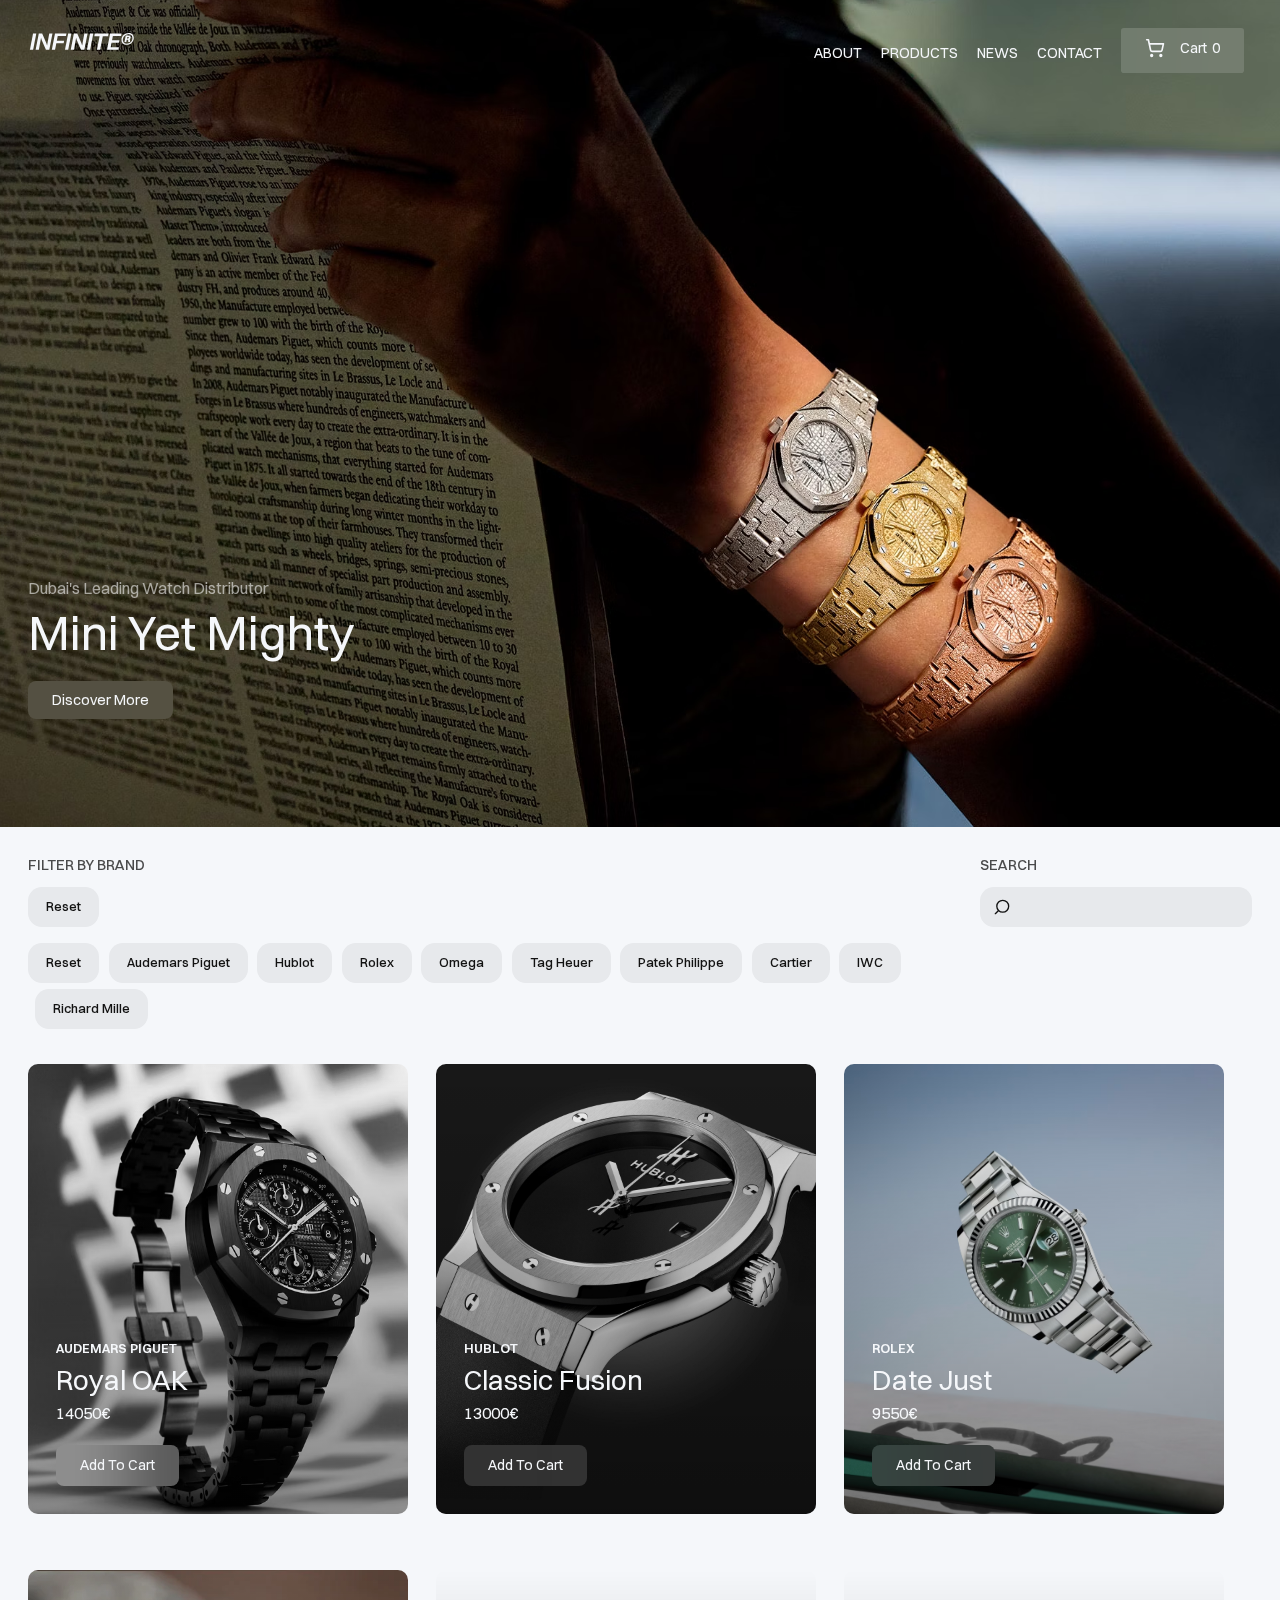
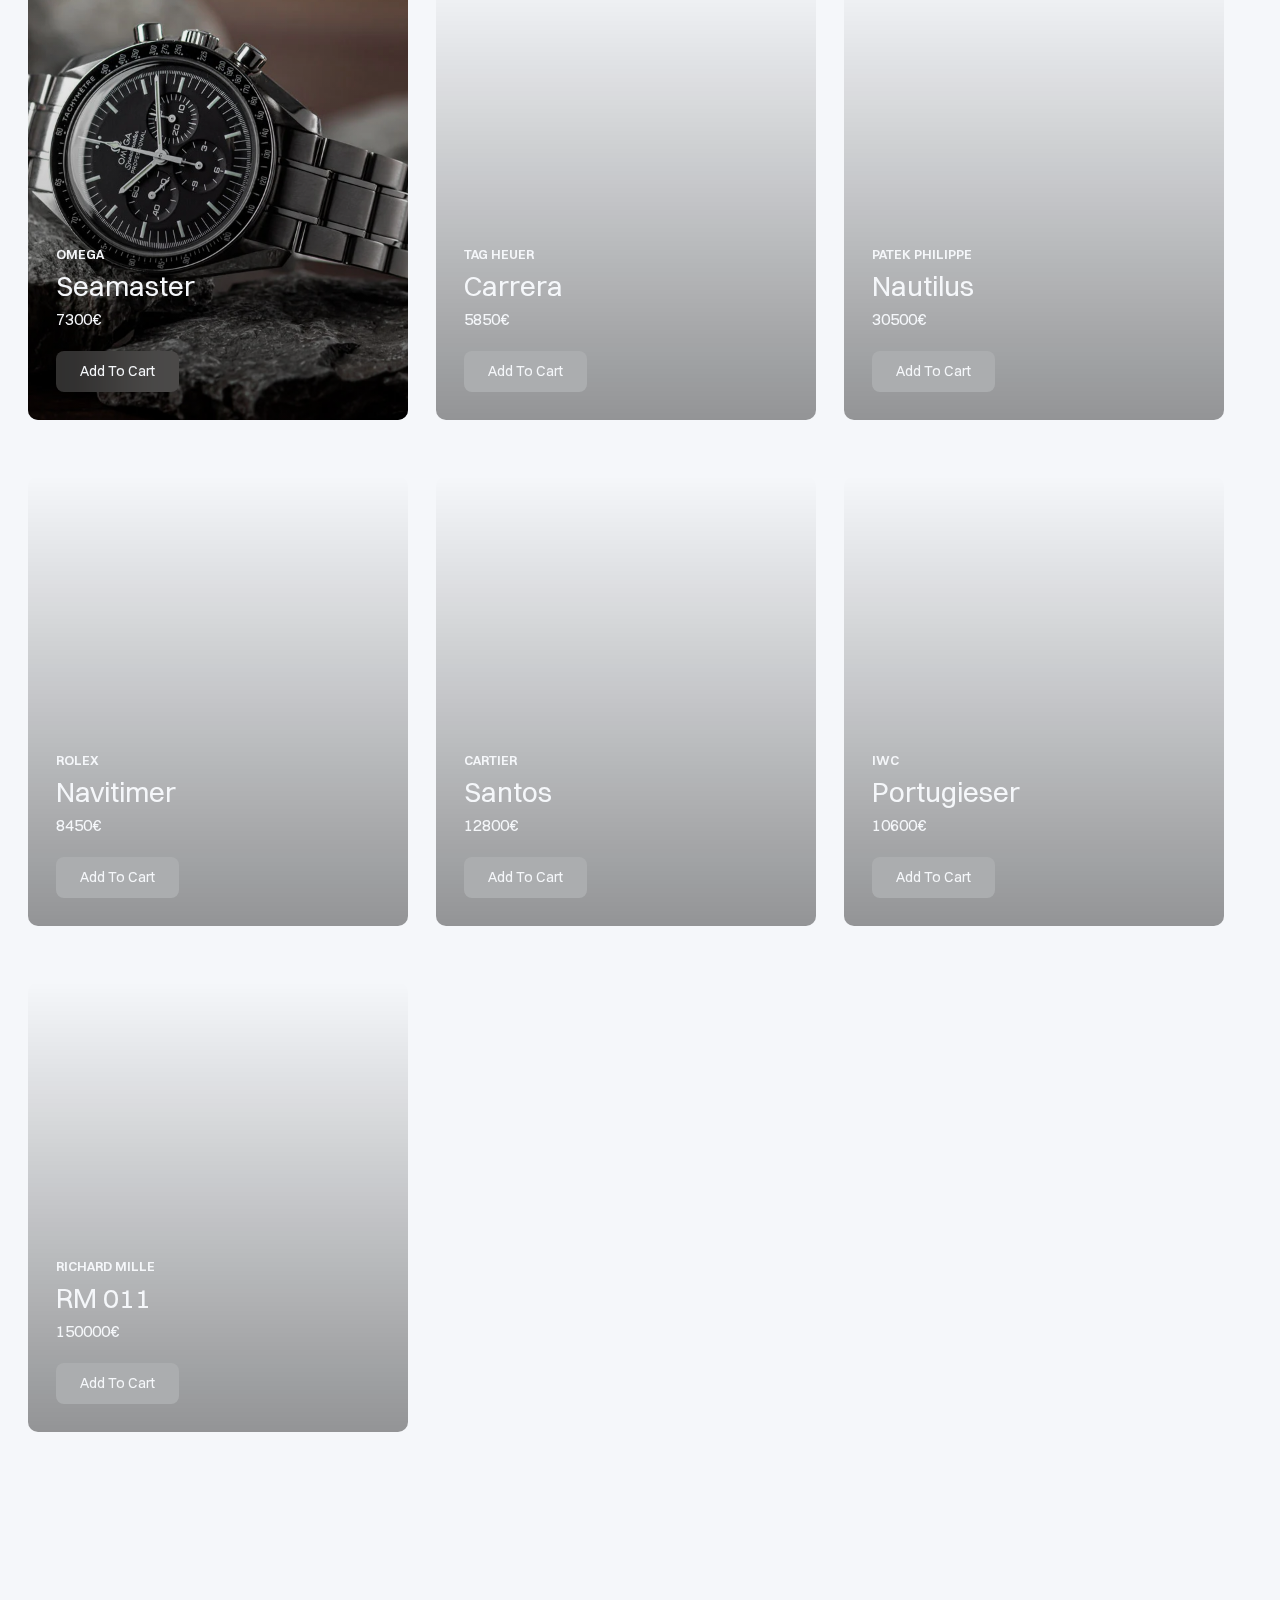
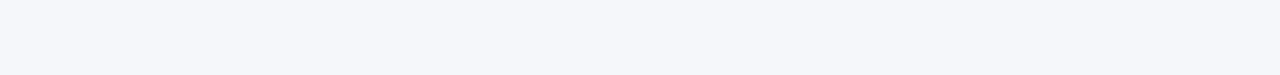
<file: index.html>
<!DOCTYPE html>
<html class="lenis" lang="en">
  <head>
    <!-- Favicon -->
    <link href="./assets/favicon.png" rel="icon" />

    <!-- Basic Meta Tags -->
    <meta charset="UTF-8" />
    <meta name="viewport" content="width=device-width, initial-scale=1.0" />
    <title>INFINITE®️ - Luxury Watches Distributor</title>
    <meta
      name="description"
      content="Discover a curated selection of luxury watches with INFINITE®️. Your ultimate destination for high-end timepieces, exclusive brands, and exceptional service."
    />

    <meta name="author" content="Stergios Pappos" />

    <!-- Open Graph / Facebook -->
    <meta property="og:type" content="website" />
    <meta property="og:url" content="#" />
    <meta
      property="og:title"
      content="INFINITE®️ - Luxury Watches Distributor"
    />
    <meta
      property="og:description"
      content="Explore our exclusive collection of luxury watches from top brands. Discover elegance and craftsmanship with INFINITE®️."
    />
    <meta property="og:image" content="./assets/social-share-image.jpg" />

    <!-- Twitter -->
    <meta property="twitter:card" content="summary_large_image" />
    <meta property="twitter:url" content="#" />
    <meta
      property="twitter:title"
      content="INFINITE®️ - Luxury Watches Distributor"
    />
    <meta
      property="twitter:description"
      content="Explore our exclusive collection of luxury watches from top brands. Discover elegance and craftsmanship with INFINITE®️."
    />
    <meta property="twitter:image" content="./assets/social-share-image.jpg" />

    <!-- SEO & Mobile Optimization -->
    <meta name="robots" content="index, follow" />
    <meta name="theme-color" content="#000000" />

    <!-- Stylesheets -->
    <link rel="stylesheet" href="./css/normalize.css" />
    <link rel="stylesheet" href="./css/styleguide.css" />
    <link rel="stylesheet" href="./css/minicart.css" />
  </head>

  <body class="lenis">
    <header>
      <nav class="navigation row">
        <div class="col-row">
          <div class="col col-logo">
            <a href="" id="logo">
              <svg
                width="107"
                height="19"
                viewBox="-1 -1 107 19"
                fill="none"
                id="svg-70321276_2164"
              >
                <path
                  d="M0.895996 16.8037L4.064 0.483658H7.304L4.136 16.8037H0.895996Z"
                  fill="currentColor"
                ></path>
                <path
                  d="M6.62131 16.8037L9.78931 0.483658H13.1733L17.3733 10.1797L18.0693 12.3877L20.2533 0.483658H23.4693L20.3013 16.8037H16.9413L12.7653 7.13166L12.0453 4.82766L9.86131 16.8037H6.62131Z"
                  fill="currentColor"
                ></path>
                <path
                  d="M22.8232 16.8037L25.9912 0.483658H37.4632L36.9832 3.05166H28.7272L27.8392 7.65966H35.1592L34.6552 10.2277H27.3352L26.0632 16.8037H22.8232Z"
                  fill="currentColor"
                ></path>
                <path
                  d="M35.9782 16.8037L39.1462 0.483658H42.3862L39.2182 16.8037H35.9782Z"
                  fill="currentColor"
                ></path>
                <path
                  d="M41.7035 16.8037L44.8715 0.483658H48.2555L52.4555 10.1797L53.1515 12.3877L55.3355 0.483658H58.5515L55.3835 16.8037H52.0235L47.8475 7.13166L47.1275 4.82766L44.9435 16.8037H41.7035Z"
                  fill="currentColor"
                ></path>
                <path
                  d="M57.9054 16.8037L61.0734 0.483658H64.3134L61.1454 16.8037H57.9054Z"
                  fill="currentColor"
                ></path>
                <path
                  d="M67.9267 16.8037L70.5667 3.14766H65.3107L65.8387 0.483658H79.5907L79.0867 3.14766H73.8067L71.1667 16.8037H67.9267Z"
                  fill="currentColor"
                ></path>
                <path
                  d="M77.9576 16.8037L81.1256 0.483658H92.5976L92.1176 3.05166H83.8616L83.0696 7.13166H90.3896L89.9096 9.67566H82.5896L81.7016 14.2357H89.9336L89.4296 16.8037H77.9576Z"
                  fill="currentColor"
                ></path>
                <path
                  d="M99.7001 0.123657C102.772 0.123657 104.788 2.16366 104.788 4.94766C104.788 8.57166 101.74 11.8117 97.5881 11.8117C94.5161 11.8117 92.5001 9.77166 92.5001 6.98766C92.5001 3.36366 95.548 0.123657 99.7001 0.123657ZM97.7321 10.7077C101.02 10.7077 103.468 7.97166 103.468 4.97166C103.468 2.76366 101.932 1.22766 99.5561 1.22766C96.2681 1.22766 93.8201 3.96366 93.8201 6.96366C93.8201 9.17166 95.3561 10.7077 97.7321 10.7077ZM95.4761 9.12366L96.7481 2.59566H99.5321C100.924 2.59566 101.764 3.26766 101.764 4.39566C101.764 5.11566 101.332 5.76366 100.612 6.14766C100.876 6.38766 100.996 6.72366 101.02 7.20366L101.092 9.12366H99.2201V7.46766C99.1961 6.89166 99.0281 6.77166 98.5241 6.77166H97.7561L97.3 9.12366H95.4761ZM99.1961 4.01166H98.3081L97.9961 5.52366H98.8601C99.6041 5.52366 99.9641 5.11566 99.9641 4.61166C99.9641 4.22766 99.6761 4.01166 99.1961 4.01166Z"
                  fill="currentColor"
                ></path>
              </svg>
            </a>
          </div>
        </div>

        <div class="col-row col-ul">
          <ul class="menu">
            <li>
              <div class="nav-link">
                <a href="#" class="nav-link-click">
                  <div class="nav-link-line"></div>
                  <div class="nav-link-content">
                    <span>ABOUT</span>
                  </div>
                </a>
              </div>
            </li>
            <li>
              <div class="nav-link">
                <a href="#" class="nav-link-click">
                  <div class="nav-link-line"></div>
                  <div class="nav-link-content">
                    <span>PRODUCTS</span>
                  </div>
                </a>
              </div>
            </li>
            <li>
              <div class="nav-link">
                <a href="#" class="nav-link-click">
                  <div class="nav-link-line"></div>
                  <div class="nav-link-content">
                    <span>NEWS</span>
                  </div>
                </a>
              </div>
            </li>
            <li>
              <div class="nav-link">
                <a href="#" class="nav-link-click">
                  <div class="nav-link-line"></div>
                  <div class="nav-link-content">
                    <span>CONTACT</span>
                  </div>
                </a>
              </div>
            </li>
            <li>
              <div class="nav-link">
                <a href="#" class="btn cart-button nav-link-click">
                  <div class="nav-link-content">
                    <span class="cart">
                      <svg
                        xmlns="http://www.w3.org/2000/svg"
                        width="24"
                        height="24"
                        viewBox="0 0 24 24"
                        fill="none"
                        stroke="currentColor"
                        stroke-width="2"
                        stroke-linecap="round"
                        stroke-linejoin="round"
                        class="lucide lucide-shopping-cart"
                      >
                        <circle cx="8" cy="21" r="1" />
                        <circle cx="19" cy="21" r="1" />
                        <path
                          d="M2.05 2.05h2l2.66 12.42a2 2 0 0 0 2 1.58h9.78a2 2 0 0 0 1.95-1.57l1.65-7.43H5.12"
                        />
                      </svg>
                      Cart
                      <div id="quantity" class="quantity_cart">0</div>
                    </span>
                  </div>
                </a>
              </div>
            </li>
          </ul>
        </div>
        <!-- Cart Starts  -->

        <div class="cart-wrapper hide rightSidebar">
          <div
            data-lenis-prevent
            data-leni-prevent="wheel"
            class="cart-container"
          >
            <div class="cart-header">
              <div class="cart-heading">
                <h4 class="cart_header">Cart</h4>
                <div class="quantity_box">
                  <div id="quantity" class="quantity_cart">0</div>
                </div>
              </div>
              <a class="close-button" role="button" aria-label="Close cart"
                ><svg width="16px" height="16px" viewBox="0 0 16 16">
                  <g
                    stroke="none"
                    stroke-width="1"
                    fill="none"
                    fill-rule="evenodd"
                  >
                    <g fill-rule="nonzero" fill="#333333">
                      <polygon
                        points="6.23223305 8 0.616116524 13.6161165 2.38388348 15.3838835 8 9.76776695 13.6161165 15.3838835 15.3838835 13.6161165 9.76776695 8 15.3838835 2.38388348 13.6161165 0.616116524 8 6.23223305 2.38388348 0.616116524 0.616116524 2.38388348 6.23223305 8"
                      ></polygon>
                    </g>
                  </g>
                </svg>
              </a>
            </div>
            <div class="cart-form-wrapper">
              <form class="cart_inside">
                <div class="products_list">
                  <div class="cart-list"></div>
                </div>
                <div class="cart-footer">
                  <div class="cart-line-item shipping">
                    <div>Shipping</div>
                    <div>100€</div>
                  </div>
                  <div class="cart-line-item taxes">
                    <div>Taxes</div>
                    <div>24%</div>
                  </div>
                  <div class="cart-line-item subtotal">
                    <div>Subtotal</div>
                    <div class="subtotal-price">1.364€</div>
                  </div>
                  <a
                    href="#"
                    value="Checkout"
                    class="w-commerce-commercecartcheckoutbutton checkout-button"
                    >Checkout</a
                  >
                </div>
              </form>
            </div>
          </div>
        </div>
        <!-- Cart Ends  -->
      </nav>
    </header>

    <main class="main">
      <div class="main-wrap">
        <div class="section-wrap">
          <!-- Hero Section -->
          <section class="section section-home-intro padding">
            <div class="content">
              <p class="subtitle p">Dubai's Leading Watch Distributor</p>
              <h1 class="title">Mini Yet Mighty</h1>
              <a href="#down" onclick="lenis.scrollTo('#down')" class="btn"
                >Discover More</a
              >
            </div>
            <div class="background-image-container">
              <img decoding="async" src="./assets/home-bg2.avif" alt="" />
            </div>
          </section>
          <!-- Products Section -->
          <section id="down" class="products">
            <!-- Filters Section -->
            <div class="padding filter-container">
              <div class="filters-brand">
                <div class="filter-title">Filter By Brand</div>
                <ul class="filters-all">
                  <li data-brand="all" class="reset-filter">Reset</li>
                </ul>
                <ul class="filters-ul"></ul>
              </div>
              <div class="search-box">
                <div class="search-title">Search</div>
                <input
                  type="text"
                  class="search-field"
                  name="q"
                  id="search-input"
                  role="combobox"
                  placeholder=""
                  aria-label="Search field input"
                  aria-haspopup="listbox"
                  aria-owns="search-results"
                  aria-expanded="false"
                  aria-autocomplete="list"
                  aria-activedescendant=""
                  aria-controls="search-results"
                  autocomplete="off"
                />
              </div>
            </div>
            <!-- Product Archive -->
            <div class="products-container padding"></div>
          </section>
        </div>
      </div>
    </main>
    <script type="module" src="./js/script.js"></script>
    <script src="./js/cart.js"></script>
    <script src="./js/lenis.js"></script>
  </body>
</html>
</file>
<file: css/styleguide.css>
/* ------------------------- Styleguide by Stergios Pappos -------------------------------------------------- */

/* ------------------------- Lenis -------------------------------------------------- */

html.lenis,
html.lenis body {
  height: auto;
}

.lenis.lenis-smooth {
  scroll-behavior: auto !important;
}

.lenis.lenis-smooth [data-lenis-prevent] {
  overscroll-behavior: contain;
}

.lenis.lenis-stopped {
  overflow: hidden;
}

.lenis.lenis-smooth iframe {
  pointer-events: none;
}
/* ------------------------- Fonts -------------------------------------------------- */

@font-face {
  font-family: "Switzer-Variable";
  src: url("../fonts/Switzer-Variable.woff2") format("woff2"),
    url("../fonts/Switzer-Variable.woff") format("woff"),
    url("../fonts/Switzer-Variable.ttf") format("truetype");
  font-weight: 100 900;
  font-display: swap;
  font-style: normal;
}

/* ------------------------- Colors -------------------------------------------------- */

:root {
  --color-dark-rgb: 0, 0, 0;
  --color-dark: rgba(var(--color-dark-rgb), 1);

  --color-light-rgb: 245, 247, 250;
  --color-light: rgba(var(--color-light-rgb), 1);

  --color-white-rgb: 255, 255, 255;
  --color-white: rgba(var(--color-white-rgb), 1);

  --color-black-rgb: 0, 0, 0;
  --color-black: rgba(var(--color-black-rgb), 1);

  --color-primary: #ffffff;
  --color-secondary: #ffe600;
  --color-gray: #c1c3c7;
  --color-lightgray: #e6e8eb;

  --color-text: rgba(var(--color-dark-rgb), 0.7);
  --color-text-light: rgba(var(--color-light-rgb), 0.7);

  --color-alert-error: var(--color-primary);
  --color-alert-success: #46d054;

  --animation-primary: 0.4s cubic-bezier(0.75, 0, 0.25, 1);
  --animation-fast: 0.2s cubic-bezier(0.75, 0, 0.25, 1);
  --animation-smooth: 0.6s cubic-bezier(0.75, 0, 0.25, 1);
  --animation-navigation: 1.2s cubic-bezier(0.75, 0, 0.25, 1);
  /* --animation-navigation: 0.6s cubic-bezier(.6, 0, .4, 1); */
  --animation-navigation-forward: 1s cubic-bezier(0.8, 0, 0.1, 1);
  --animation-navigation-backward: 0.6s cubic-bezier(0.8, 0, 0.1, 1);
  --animation-navigation-fade: 0.3s ease-in-out;

  --section-padding: min(9vw, 9em);
  --container-padding: var(--col-gap);

  --row-padding: clamp(2em, 4vw, 4em);
  --col-padding: clamp(2em, 4vw, 4em);

  --row-gap: max(1.75em, 1.75vw);
  --col-gap: max(1.75em, 1.75vw);

  --title-size: max(2em, 7.5vw);
  --border-radius: 0.35em;
  --main-navigation-height: 4.6em;
  --single-grid-col: calc((99.99vw - (var(--col-gap) * 2)) / 4);
}

@media screen and (max-width: 1120px) {
  :root {
    --single-grid-col: calc((99.99vw - (var(--col-gap) * 2)) / 3);
  }
}

@media screen and (max-width: 880px) {
  :root {
    --section-padding: 15vh;
    --single-grid-col: calc((99.99vw - (var(--col-gap) * 2)) / 2);
  }
}

@media screen and (max-width: 600px) {
  :root {
    --section-padding: 12vh;
    --single-grid-col: calc((99.99vw - (var(--col-gap) * 2)) / 1);
    --col-gap: 1.25em;
  }
}

/* ------------------------- Hide Scrollbar -------------------------------------------------- */

body::-webkit-scrollbar {
  display: none;
} /* Chrome, Safari, Opera */
body {
  -ms-overflow-style: none;
} /* IE & Edge */
html {
  scrollbar-width: none;
} /* Firefox */

/* ------------------------- Body -------------------------------------------------- */

*,
*:after,
*:before {
  -webkit-box-sizing: border-box;
  -moz-box-sizing: border-box;
  box-sizing: border-box;
}
li,
ul,
figure {
  padding: 0;
  margin: 0;
  list-style: none;
}

html {
  scroll-behavior: initial;
}

body {
  -webkit-font-smoothing: antialiased;
  font-family: "Switzer-Variable";
  color: var(--color-text);
  line-height: 1.5;
  font-weight: 400;
  font-style: normal;
  font-size: 16px;
  font-size: clamp(16px, 1.2vw, 21px);
  background-color: var(--color-light);
}

html,
body {
  width: 100%;
  min-height: 100%;
  -webkit-font-smoothing: antialiased;
  position: relative;
}

/* Selection */
::selection {
  background-color: var(--color-secondary);
  color: var(--color-dark);
  text-shadow: none;
}

::-moz-selection {
  background-color: var(--color-secondary);
  color: var(--color-dark);
  text-shadow: none;
}

/* General */
canvas,
img,
video,
picture,
figure {
  max-width: 100%;
  height: auto;
  box-sizing: border-box;
  display: block;
}

svg {
  max-width: none;
  height: auto;
  box-sizing: border-box;
}

audio,
canvas,
iframe,
img,
svg,
video,
picture,
figure {
  vertical-align: middle;
}

/* ------------------------- Typography -------------------------------------------------- */

h1,
h2,
h3,
h4,
h5,
h6,
p,
a,
li,
ul,
ol,
span,
strong,
em,
figcaption {
  padding: 0;
  margin: 0;
  font-style: normal;
  letter-spacing: normal;
}

h1,
h2 {
  font-weight: 400;
  font-size: calc(var(--title-size) * 0.575);
  line-height: 1;
  color: var(--color-light);
  text-transform: uppercase;
  font-family: "Switzer-Variable", sans-serif;
}

h1 *,
h2 * {
  font-family: "Switzer-Variable", sans-serif;
}

h1.small,
h2.small {
  font-size: calc(var(--title-size) * 0.315);
}

h1.tiny,
h2.tiny {
  font-size: calc(var(--title-size) * 0.275);
}

@media screen and (max-width: 880px) {
  h1.small,
  h2.small {
    font-size: 3.15vw;
  }
}

@media screen and (max-width: 600px) {
  h1,
  h2 {
    font-size: 9vw;
  }

  h1.small,
  h2.small {
    font-size: 6.15vw;
  }

  h1.tiny,
  h2.tiny {
    font-size: 5.5vw;
  }
}

h3 {
  font-weight: 400;
  font-size: calc(var(--title-size) * 0.275);
  line-height: 1.4;
  color: var(--color-dark);
}

h3.alt {
  font-size: calc(var(--title-size) * 0.26);
  line-height: 1.2;
}

h3.light,
h3 span.light {
  font-weight: 300;
}

h4 {
  font-weight: 400;
  font-size: calc(var(--title-size) * 0.21);
  line-height: 1.2;
  color: var(--color-dark);
}

@media screen and (max-width: 600px) {
  h3 {
    font-size: calc(var(--title-size) * 0.275);
  }

  h3.alt {
    font-size: calc(var(--title-size) * 0.275);
  }

  h4 {
    font-size: calc(var(--title-size) * 0.25);
  }
}

h5 {
  font-weight: 600;
  font-size: 0.9em;
  line-height: 1;
  color: var(--color-primary);
  text-transform: uppercase;
}

p {
  font-weight: 400;
  font-style: normal;
  font-size: 1em;
  line-height: 1.5;
  color: var(--color-text-dark);
}

span {
  font-weight: inherit;
  color: inherit;
}

strong {
  font-weight: 500;
  color: var(--color-dark);
}

em {
  font-style: italic;
}

a {
  color: unset;
  text-decoration: none;
}

/* ------------------------- Main Elements -------------------------------------------------- */

.section {
  padding-top: var(--section-padding);
  padding-bottom: var(--section-padding);
  position: relative;
}

.section-wrap {
  position: relative;
}

.container {
  margin: 0 auto;
  padding-left: var(--container-padding);
  padding-right: var(--container-padding);
  /* max-width: calc(var(--title-size) * 12); */
}

.container.double-padding {
  padding-left: calc(var(--container-padding) * 2);
  padding-right: calc(var(--container-padding) * 2);
}

.container.medium {
  max-width: calc(var(--title-size) * 10);
}

.container.small {
  max-width: calc(var(--title-size) * 8);
}

.container.tiny {
  max-width: calc(var(--title-size) * 6);
}

.container.full {
  padding-left: 0;
  padding-right: 0;
}

.row {
  display: flex;
  flex-direction: row;
  width: 100%;
  position: relative;
}

.padding {
  padding-left: var(--col-gap);
  padding-right: var(--col-gap);
}

.overlay {
  position: absolute;
  top: 0;
  left: 0;
  height: 100%;
  width: 100%;
}

.overlay.overlay-dark {
  background-color: rgba(var(--color-black-rgb), 0.5);
}

img.overlay,
video.overlay {
  object-fit: cover;
}

.no-select {
  -webkit-touch-callout: none;
  -webkit-user-select: none;
  -khtml-user-select: none;
  -moz-user-select: none;
  -ms-user-select: none;
  user-select: none;
}

@media screen and (min-width: 1024px) {
  .mobile {
    display: none;
  }
}

@media screen and (max-width: 1024px) {
  .desktop {
    display: none;
  }
}

/* ------------------------- Custom Styles -------------------------------------------------- */
.title {
  font-size: 3em;
  margin-bottom: 30px;
}
header {
  position: fixed;
  top: 0;
  width: 100%; /* Ensures the header spans the full width */
  z-index: 10;
}
.main {
  margin-top: -100px;
}
.section-home-intro {
  height: 103vh;
  position: relative;
  width: 100%;
}
.background-image-container {
  position: absolute;
  inset: 0;
}

.background-image-container img {
  display: block;
  width: 100%;
  height: 100%;
  object-position: center center;
  object-fit: cover;
}
header nav {
  z-index: 1;
}
.content {
  position: relative;
  z-index: 10;
}

.subtitle {
  color: #ffffff93;
}
.section-home-intro {
  display: flex;
  align-items: flex-end;
}

#logo svg {
  color: var(--color-light);
}

.products {
  padding-top: var(--col-gap);
  padding-bottom: var(--section-padding);
}

.products-container {
  display: flex;
  flex-wrap: wrap;
  justify-content: space-around;
  justify-content: flex-start;
  gap: var(--col-gap);
}

.product-card {
  flex-basis: calc(min(33.33%, 100vw / 3) - var(--col-gap));
  box-sizing: border-box;
  margin-bottom: var(--row-gap);
  height: auto;
}

.product-card {
  position: relative;
  width: 100%;
  height: calc(60vh - min(10vh, 150px));
  overflow: hidden;
  display: flex;
  align-items: flex-end;
  border-radius: 10px;
}

.background-image img {
  position: absolute;

  top: 0;
  left: 0;
  width: 100%;
  height: 100%;
  object-fit: cover;
  z-index: 0;
}

.product-info {
  position: relative;
  z-index: 1;
  padding: var(--col-gap);
  color: var(--color-light);
  display: flex;
  flex-direction: column;
}

.product-brand {
  font-size: 13px;
  text-transform: uppercase;
  font-weight: 600;
}

.product-name {
  font-size: 28px;
}

.product-price {
  font-size: 1rem;
}

.add-to-cart {
  font-size: 14px;
  margin-top: 20px;
}

.product-card:before {
  content: "";
  position: absolute;
  bottom: 0;
  left: 0;
  right: 0;
  top: 0;
  background: linear-gradient(to top, rgba(0, 0, 0, 0.4), transparent);
  z-index: 1;
}

.title {
  margin-top: 0.2em;
  text-transform: none;
}

.content .btn {
  font-size: 0.9em;
}

.btn span {
  padding: 10px 24px;
  border-radius: 8px;
}

.cart {
  display: flex;
  gap: 5px;
  flex-wrap: nowrap;
  flex-direction: row;
  justify-content: space-evenly;
}
.cart svg {
  width: 20px;
  margin-bottom: 5px;
  margin-right: 10px;
}

.filter-container {
  padding-bottom: var(--row-gap);
  display: flex;
  flex-direction: row;
  align-content: center;
  justify-content: flex-start;
  align-items: flex-start;
  gap: var(--row-gap);
}

.filters-ul li:not(:first-child) {
  margin-left: 0.5em;
  margin-bottom: 0.5em;
}

.filters-ul li {
  display: inline-flex;
  align-items: center;
  justify-content: center;
  height: 2.5rem;
  padding: 0 1rem;
  color: #121212;
  background-color: rgba(18, 18, 18, 0.06);
  border: 2px solid transparent;
  border-radius: 0.875rem;
  font-weight: 500;
  font-size: 13px;
  transition: background-color var(--animation-navigation-fade);
}
.filters-ul li:hover {
  color: var(--color-light);
  background-color: rgba(18, 18, 18, 1);
}

.filter-title,
.search-title {
  font-size: 0.9em;
  margin-bottom: 10px;
  text-transform: uppercase;
  font-weight: 500;
}

.filters-all {
  margin-bottom: 1em;
}

.reset-filter {
  display: inline-flex;
  align-items: center;
  justify-content: center;
  height: 2.5rem;
  padding: 0 1rem;
  color: #121212;
  background-color: rgba(18, 18, 18, 0.06);
  border: 2px solid transparent;
  border-radius: 0.875rem;
  font-weight: 500;
  font-size: 13px;
  transition: background-color var(--animation-navigation-fade);
}

.reset-filter:hover {
  color: var(--color-light);
  background-color: rgba(18, 18, 18, 1);
}
.reset-filter.hover,
.filters-ul li.hover {
  color: var(--color-light);
  background-color: rgba(18, 18, 18, 1);
}

.search-field {
  padding: 0 3rem 0 3.5rem;
  width: 100%;
  height: 2.5rem;
  padding: 0 3rem 0 2.5rem;
  color: #121212;
  background-color: rgba(18, 18, 18, 0.06);
  background-image: url("[data-uri]");
  background-repeat: no-repeat;
  background-position: left 0.75rem center;
  background-size: 1rem 1rem;
  border: 0.125rem solid transparent;
  border-radius: 0.875rem;
  -webkit-box-shadow: 0 0 0 0.25rem transparent;
  box-shadow: 0 0 0 0.25rem transparent;
  -webkit-transition-timing-function: ease-out;
  transition-timing-function: ease-out;
  -webkit-transition-duration: 75ms;
  transition-duration: 75ms;
  -webkit-transition-property: -webkit-box-shadow border-color;
  transition-property: -webkit-box-shadow border-color;
  transition-property: box-shadow border-color;
  transition-property: box-shadow border-color, -webkit-box-shadow border-color;
  -webkit-appearance: none;
  -moz-appearance: none;
  appearance: none;
  font-weight: 500;
  font-size: 1rem;
  line-height: 1;
}

/* ------------------------- Responsinve Custom -------------------------------------------------- */
@media only screen and (max-width: 900px) {
  .products-container {
    flex-wrap: wrap;
  }

  .product-card {
    height: 40vh;
  }
  .main {
    margin-top: -200px;
  }

  .menu li {
    display: block !important;
    margin-bottom: 0.5em;
  }

  .filters-ul li {
    margin-left: 0 !important;
    margin-bottom: 0.5em !important;
  }
}

@media screen and (max-width: 768px) {
  .product-card {
    flex-basis: calc(
      min(50%, 100vw / 2) - var(--col-gap)
    ); /* 2 products per row with dynamic width */
  }
}

@media screen and (max-width: 480px) {
  .product-card {
    flex-basis: calc(100% - var(--col-gap)); /* 1 product per row */
    height: 500px;
  }
}

/* ------------------------- Main -------------------------------------------------- */

main {
  overflow: hidden;
  box-sizing: border-box;
}

.main-wrap {
  will-change: transform;
  box-sizing: border-box;
}

footer {
  margin-bottom: -1px;
}

/* ------------------------- Button -------------------------------------------------- */

.btn {
  backdrop-filter: blur(40px);
  background-color: rgba(255, 255, 255, 0.15);
  border-radius: 8px;
  padding: 10px 24px;
  max-width: fit-content;
}

.btn {
  color: var(--color-light);
  transition: background-color var(--animation-navigation-fade);
}

.btn:hover {
  background-color: var(--color-dark);
}

/* ------------------------- Link -------------------------------------------------- */
.nav-link-click {
  display: flex;
  position: relative;
  padding: 0em 0.5em;
  border-radius: calc(var(--border-radius) * 0.5);
}
.menu li {
  padding: 0 0.5em;
}
.navigation {
  justify-content: space-between;
  padding-top: var(--row-gap);
  padding-left: var(--container-padding);
  padding-right: var(--container-padding);
}

.menu li {
  display: inline-block;
}

.nav-link {
  position: relative;
}

.nav-link .nav-link-click {
  cursor: pointer;
  display: flex;
  position: relative;
  padding: 0;
  border-radius: calc(var(--border-radius) * 0.5);
}

.nav-link .nav-link-click .nav-link-line {
  position: absolute;
  bottom: 0em;
  left: 0;
  width: 100%;
  height: 1px;
  background-color: var(--color-primary);
  transform: scaleX(0) rotate(0.001deg);
  transform-origin: right;
  transition: transform var(--animation-primary),
    background-color var(--animation-navigation-fade);
}

@media (hover: hover) {
  .nav-link .nav-link-click:hover .nav-link-line {
    transform: scaleX(1) rotate(0.001deg);
    transform-origin: left;
  }
}

.nav-link .nav-link-content {
  display: flex;
  align-items: center;
  justify-content: flex-start;
  gap: 0.25em;
}

div.nav-link-content > span {
  font-size: 0.9em;
  color: var(--color-light);
  transition: color var(--animation-navigation-fade);
}
</file>
<file: css/minicart.css>
/* ---- Cart Wrapper ---- */
.cart-wrapper {
  z-index: 2147483647;
  background-color: #000000bf;
  position: fixed;
  inset: 0;
  transition: opacity var(--animation-navigation-fade),
    visibility var(--animation-navigation-fade);
  opacity: 1;
  visibility: visible; /* Ensures it’s visible by default */
}

.cart-wrapper.hide {
  opacity: 0;
  visibility: hidden; /* Hides element after opacity transition completes */
  transition: opacity var(--animation-navigation-fade),
    visibility var(--animation-navigation-fade); /* Adds delay for visibility */
}

.rightSidebar {
  display: flex;
  justify-content: flex-end;
  align-items: stretch;
}

/* ---- Cart Container ---- */
.cart-container {
  background-color: #fff;
  min-width: 320px;
  max-width: 480px;
  height: 100vh;
  display: flex;
  flex-direction: column;
  box-shadow: 0 5px 25px #00000040;
  overflow: auto;
}

/* ---- Header ---- */
.cart-header {
  position: sticky;
  top: 0;
  z-index: 99;
  background-color: #e9e9e9;
  border-bottom: 1px dashed #29292933;
  display: flex;
  justify-content: space-between;
  align-items: center;
  padding: 16px 24px;
}

.cart-heading,
.quantity_box {
  display: flex;
  align-items: center;
}

.cart_header {
  font-size: 1.2em;
  font-weight: 400;
}

.quantity_box {
  background-color: #000;
  color: #fff;
  border-radius: 2px;
  margin-left: 8px;
  padding: 4px 10px;
  font-size: 0.85em;
  font-weight: 500;
}

.close-button {
  display: inline-block;
  width: 16px;
  height: 16px;
  cursor: pointer;
}

/* ---- Cart Form ---- */
.cart-form-wrapper,
.cart_inside {
  display: flex;
  flex-direction: column;
  flex: 1;
}

.cart_inside {
  justify-content: space-between;
  width: 100%;
  height: 100%;
}

/* ---- Products List ---- */
.products_list {
  width: 100%;
  position: relative;
}

.cart-list {
  padding: 12px 24px;
  flex: 1;
  overflow: auto;
}

.cart-item {
  display: flex;
  align-items: flex-start;
  height: 9em;
  margin-bottom: 24px;
  padding: 12px 0;
}

.cart_image_box {
  width: 7em;
  height: 9em;
  overflow: hidden;
  border-radius: 3px;
}

.image {
  width: 100%;
  height: 100%;
  object-fit: cover;
  display: block;
}

/* ---- Product Info ---- */
.product_cart_info {
  display: flex;
  flex-direction: column;
  flex: 1;
  margin: 0 52px 0 28px;
  height: 100%;
}

.cart_name {
  font-size: 0.85em;
  font-weight: 500;
  color: #000;
}

/* ---- Brand Options ---- */
.brand_options {
  list-style: none;
  padding-left: 0;
  margin: 14px 0 0;
}

.options-cart {
  opacity: 0.75;
  margin-bottom: 2px;
}

.brand-cart,
.brand-dot,
.brand-cart-name {
  font-size: 0.85em;
}

.brand-dot {
  margin: 0 3px;
}

/* ---- Quantity Controls ---- */
.q-group {
  display: flex;
  border: 1px solid grey;
  border-radius: 3px;
  margin-top: auto;
  max-width: fit-content;
}

.q-dec,
.q-inc {
  display: flex;
  justify-content: center;
  align-items: center;
  width: 34px;
  height: 34px;
}

.q-num {
  width: 6em;
  height: 34px;
  text-align: center;
  border: none;
  font-size: 0.75em;
  font-weight: 500;
  background-color: #e0e0e000;
}

/* ---- Price and Remove ---- */
.price_remove {
  display: flex;
  flex-direction: column;
  justify-content: space-between;
  height: 100%;
}

.price_cart {
  font-size: 0.85em;
  font-weight: 500;
  letter-spacing: -0.035em;
}

.remove {
  font-size: 0.85em;
  font-weight: 500;
  text-decoration: underline;
  opacity: 0.6;
  color: #000;
  margin: auto 0 0 auto;
  cursor: pointer;
}

/* ---- Cart Footer ---- */
.cart-footer {
  display: flex;
  flex-direction: column;
  padding: 16px 24px;
  background-color: #e9e9e9;
  border-top: dashed 1px #29292933;
  margin-top: auto;
}

/* Footer Line Items */
.cart-line-item {
  display: flex;
  justify-content: space-between;
  align-items: baseline;
  font-size: 0.85em;
  font-weight: 500;
  margin-bottom: 16px;
}

.cart-line-item.shipping,
.cart-line-item.taxes {
  opacity: 0.75;
  margin-bottom: 6px;
}

.cart-line-item.subtotal {
  margin-bottom: 20px;
}

/* ---- Checkout Button ---- */
.checkout-button {
  display: flex;
  justify-content: center;
  align-items: center;
  background-color: orange;
  color: #fff;
  border-radius: 3px;
  min-height: 46px;
  font-size: 0.9em;
  font-weight: 500;
  cursor: pointer;
  transition: all 0.4s;
}
</file>
